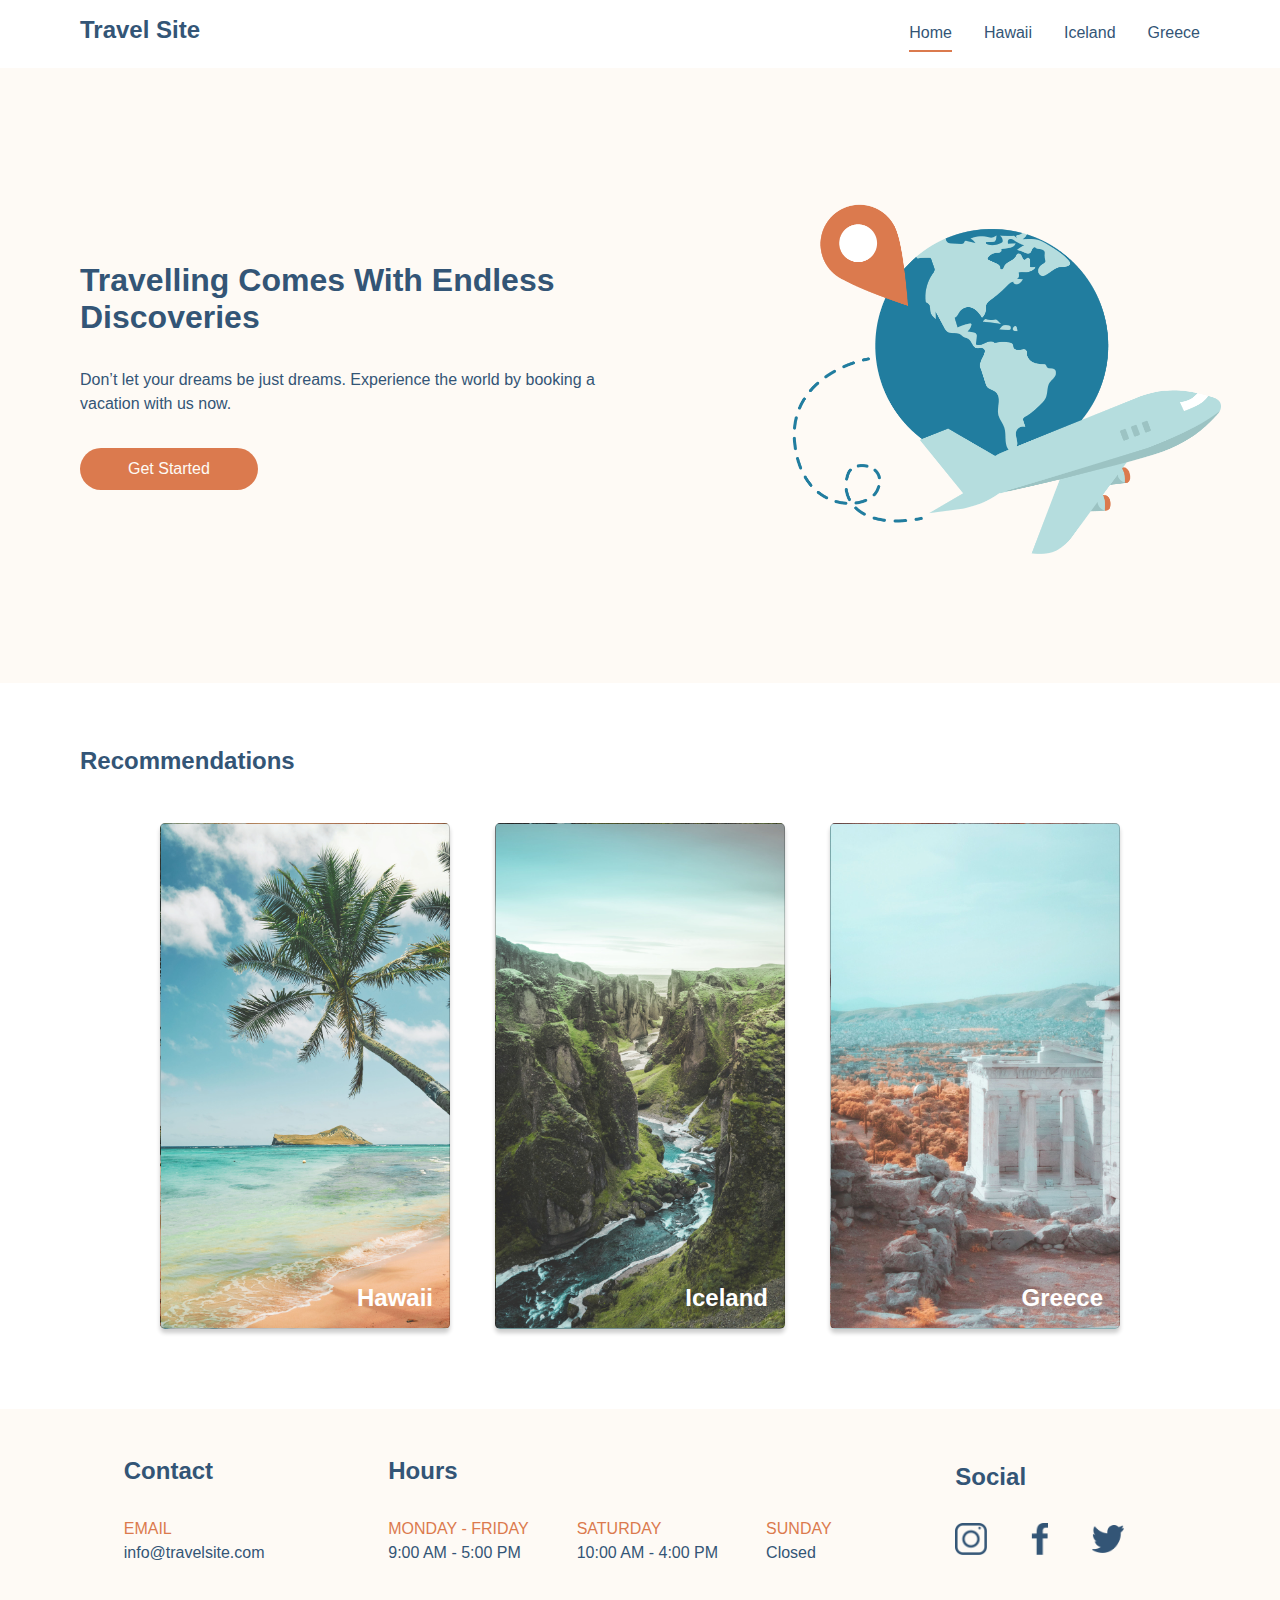
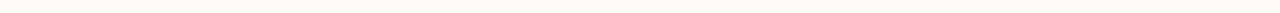
<file: index.html>
<!DOCTYPE html>
<html lang="en">
  <head>
    <meta charset="UTF-8" />
    <meta name="viewport" content="width=device-width, initial-scale=1.0" />
    <title>Document</title>
    <link rel="stylesheet" href="css/global.css" />
    <link rel="stylesheet" href="css/main.css" />
  </head>
  <body>
    <header>
      <nav class="container container__nav">
        <div class="element"><h2>Travel Site</h2></div>
        <div class="link">
          <a class="emphasis" href="index.html">Home</a>
          <a href="/pages/Hawaii.html">Hawaii</a>
          <a href="/pages/Iceland.html">Iceland</a>
          <a href="/pages/Greece.html">Greece</a>
        </div>
      </nav>
    </header>
    <section>
      <hero>
        <div class="container container__hero">
          <div class="hero-content">
            <h1>Travelling Comes With Endless Discoveries</h1>
            <p>
              Don’t let your dreams be just dreams. Experience the world by
              booking a vacation with us now.
            </p>
            <a href=""><button>Get Started</button></a>
          </div>
          <div class="hero-content">
            <img class="hero-img" src="assets/Images/hero.png" alt="" />
          </div>
        </div>
      </hero>
    </section>

    <section class="recommendation">
      <h2 class="container">Recommendations</h2>
      <div class="container container__card">
        <a href="/pages/Hawaii.html" class="card card--Hawaii">
          <h2 class="card__text">Hawaii</h2>
        </a>
        <a href="/pages/Iceland.html" class="card card--Iceland">
          <h2 class="card__text">Iceland</h2>
        </a>
        <a href="/pages/Greece.html" class="card card--Greece">
          <h2 class="card__text">Greece</h2>
        </a>
      </div>
    </section>

    <footer>
      <div class="container container__footer">
        <div class="column">
          <h2>Contact</h2>
          <p class="highlight-text">EMAIL</p>
          <p>info@travelsite.com</p>
        </div>

        <div class="column">
          <h2>Hours</h2>
          <div class="column__hours">
            <div>
              <p class="highlight-text">MONDAY - FRIDAY</p>
              <p>9:00 AM - 5:00 PM</p>
            </div>
            <div>
              <p class="highlight-text">SATURDAY</p>
              <p>10:00 AM - 4:00 PM</p>
            </div>
            <div>
              <p class="highlight-text">SUNDAY</p>
              <p>Closed</p>
            </div>
          </div>
        </div>

        <div class="column">
          <h2>Social</h2>
          <div class="social-icons">
            <img src="/assets/Images/icon-instagram.png" alt="icon-instagram" />
            <img src="/assets/Images/icon-facebook.png" alt="icon-facebook" />
            <img src="/assets/Images/icon-twitter.png" alt="icon-twitter" />
          </div>
        </div>
      </div>
    </footer>
  </body>
</html>
</file>
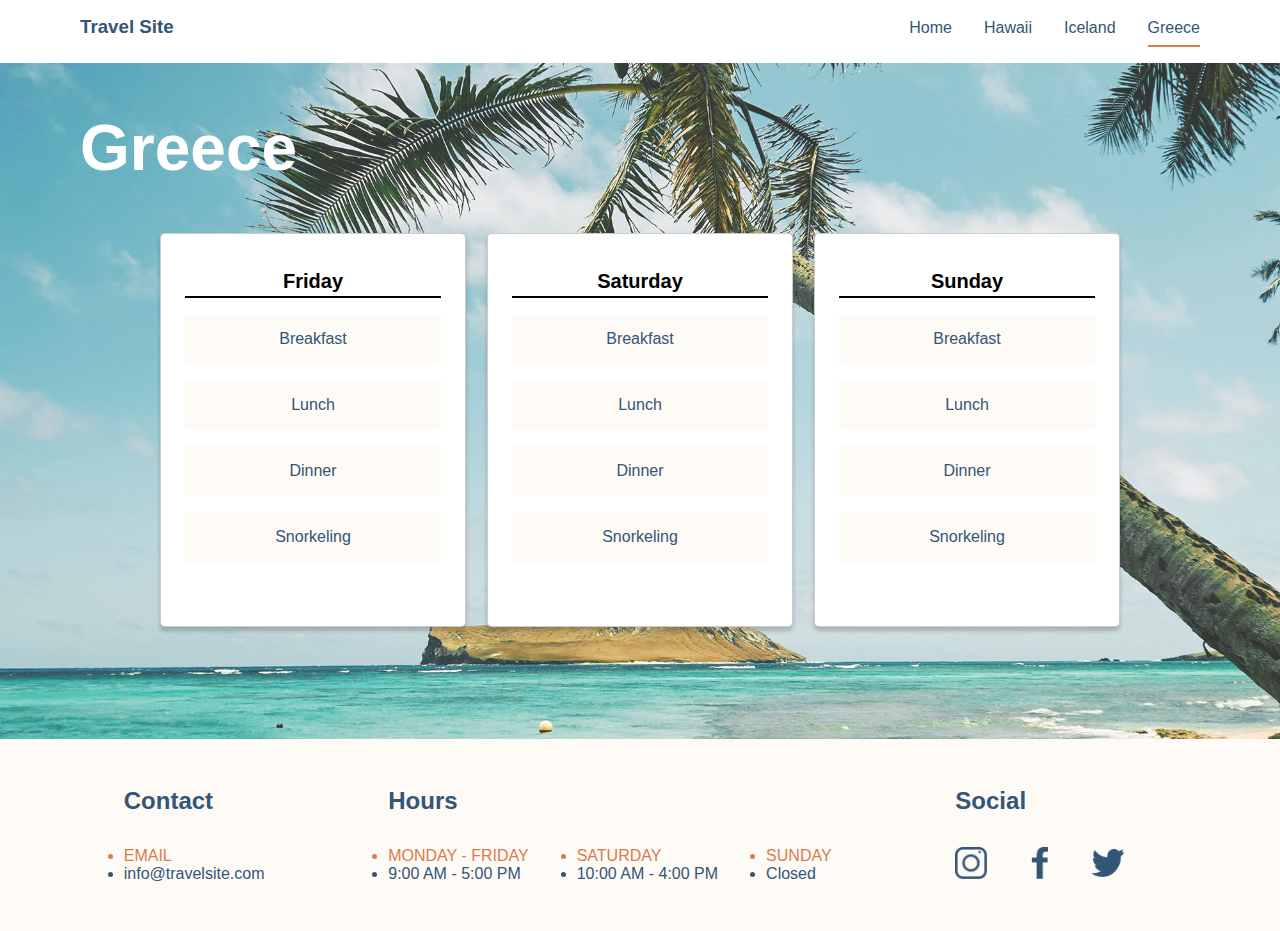
<file: pages/Greece.html>
<!DOCTYPE html>
<html lang="en">
  <head>
    <meta charset="UTF-8" />
    <meta name="viewport" content="width=device-width, initial-scale=1.0" />
    <title>Document</title>
    <link rel="stylesheet" href="../css/global.css" />
    <link rel="stylesheet" href="../css/destinations.css" />
  </head>
  <body>
    <header>
      <nav class="container container__nav">
        <div class="element"><h3>Travel Site</h3></div>
        <div class="link">
          <a href="../index.html">Home</a>
          <a href="Hawaii.html">Hawaii</a>
          <a href="Iceland.html">Iceland</a>
          <a class="emphasis" href="Greece.html">Greece</a>
        </div>
      </nav>
    </header>
    <section class="destination-itinerary destination-itinerary__greece">
      <h1 class="container">Greece</h1>
      <div class="container container__card itinerary">
        <div class="card card--itinerary">
          <p class="itinerary__title">Friday</p>
          <ul>
            <li class="itinerary__item">Breakfast</li>
            <li class="itinerary__item">Lunch</li>
            <li class="itinerary__item">Dinner</li>
            <li class="itinerary__item">Snorkeling</li>
          </ul>
        </div>
        <div class="card card--itinerary">
          <p class="itinerary__title">Saturday</p>
          <ul>
            <li class="itinerary__item">Breakfast</li>
            <li class="itinerary__item">Lunch</li>
            <li class="itinerary__item">Dinner</li>
            <li class="itinerary__item">Snorkeling</li>
          </ul>
        </div>
        <div class="card card--itinerary">
          <p class="itinerary__title">Sunday</p>
          <ul>
            <li class="itinerary__item">Breakfast</li>
            <li class="itinerary__item">Lunch</li>
            <li class="itinerary__item">Dinner</li>
            <li class="itinerary__item">Snorkeling</li>
          </ul>
        </div>
      </div>
    </section>
    <footer>
      <div class="container container__footer">
        <div class="column">
          <h2>Contact</h2>
          <li class="highlight-text">EMAIL</li>
          <li>info@travelsite.com</li>
        </div>

        <div class="column">
          <h2>Hours</h2>
          <div class="column__hours">
            <div>
              <li class="highlight-text">MONDAY - FRIDAY</li>
              <li>9:00 AM - 5:00 PM</li>
            </div>
            <div>
              <li class="highlight-text">SATURDAY</li>
              <li>10:00 AM - 4:00 PM</li>
            </div>
            <div>
              <li class="highlight-text">SUNDAY</li>
              <li>Closed</li>
            </div>
          </div>
        </div>

        <div class="column">
          <h2>Social</h2>
          <div class="social-icons">
            <img src="/assets/Images/icon-instagram.png" alt="icon-instagram" />
            <img src="/assets/Images/icon-facebook.png" alt="icon-facebook" />
            <img src="/assets/Images/icon-twitter.png" alt="icon-twitter" />
          </div>
        </div>
      </div>
    </footer>
  </body>
</html>
</file>
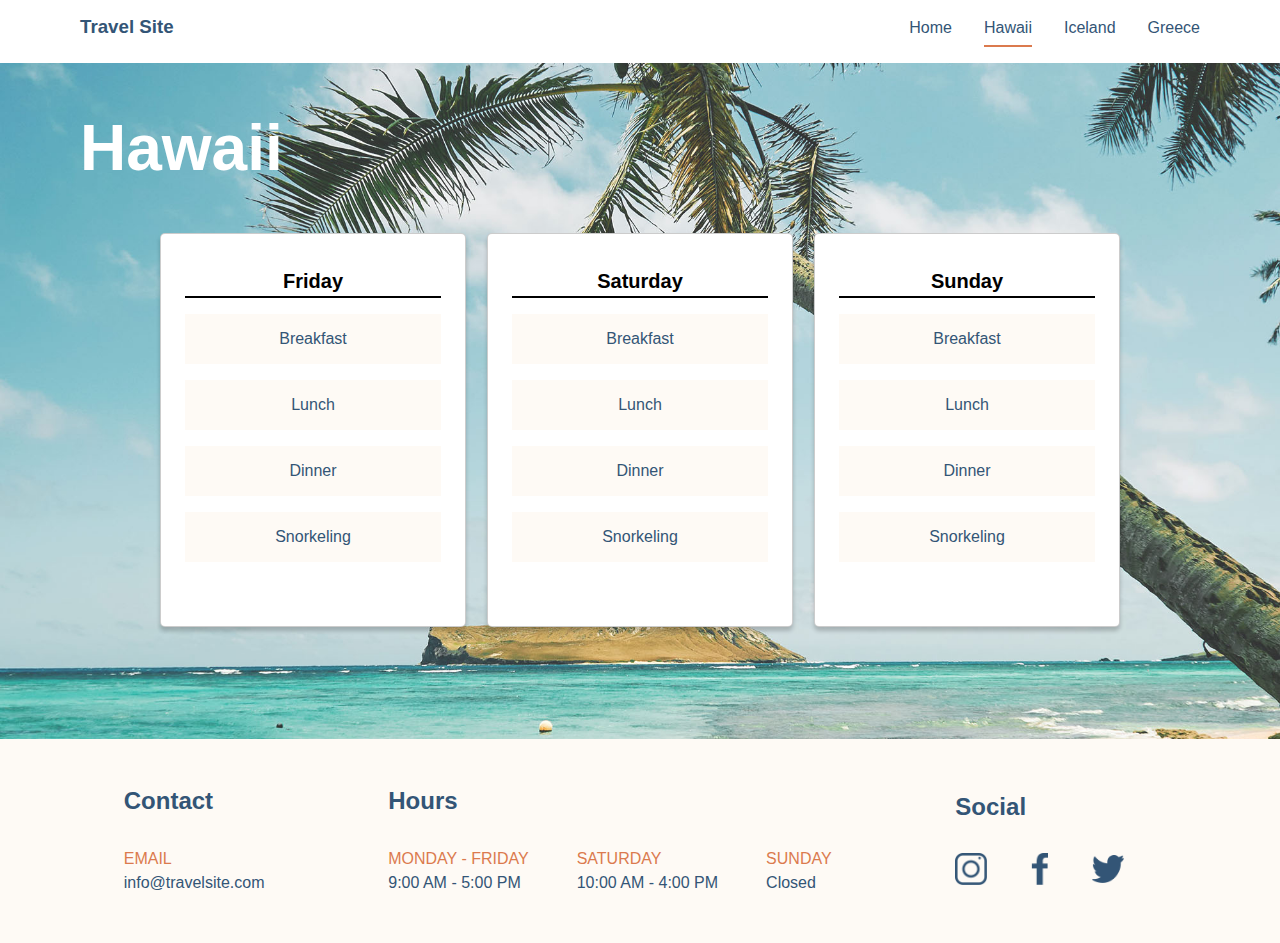
<file: pages/Hawaii.html>
<!DOCTYPE html>
<html lang="en">
  <head>
    <meta charset="UTF-8" />
    <meta name="viewport" content="width=device-width, initial-scale=1.0" />
    <title>Hawaii</title>
    <link rel="stylesheet" href="../css/global.css" />
    <link rel="stylesheet" href="../css/destinations.css" />
  </head>
  <body>
    <header>
      <nav class="container container__nav">
        <div class="element"><h3>Travel Site</h3></div>
        <div class="link">
          <a href="../index.html">Home</a>
          <a class="emphasis" href="Hawaii.html">Hawaii</a>
          <a href="Iceland.html">Iceland</a>
          <a href="Greece.html">Greece</a>
        </div>
      </nav>
    </header>

    <section class="destination-itinerary">
      <h1 class="container">Hawaii</h1>
      <div class="container container__card itinerary">
        <div class="card card--itinerary">
          <p class="itinerary__title">Friday</p>
          <ul>
            <li class="itinerary__item">Breakfast</li>
            <li class="itinerary__item">Lunch</li>
            <li class="itinerary__item">Dinner</li>
            <li class="itinerary__item">Snorkeling</li>
          </ul>
        </div>
        <div class="card card--itinerary">
          <p class="itinerary__title">Saturday</p>
          <ul>
            <li class="itinerary__item">Breakfast</li>
            <li class="itinerary__item">Lunch</li>
            <li class="itinerary__item">Dinner</li>
            <li class="itinerary__item">Snorkeling</li>
          </ul>
        </div>
        <div class="card card--itinerary">
          <p class="itinerary__title">Sunday</p>
          <ul>
            <li class="itinerary__item">Breakfast</li>
            <li class="itinerary__item">Lunch</li>
            <li class="itinerary__item">Dinner</li>
            <li class="itinerary__item">Snorkeling</li>
          </ul>
        </div>
      </div>
    </section>
    <footer>
      <div class="container container__footer">
        <div class="column">
          <h2>Contact</h2>
          <p class="highlight-text">EMAIL</p>
          <p>info@travelsite.com</p>
        </div>

        <div class="column">
          <h2>Hours</h2>
          <div class="column__hours">
            <div>
              <p class="highlight-text">MONDAY - FRIDAY</p>
              <p>9:00 AM - 5:00 PM</p>
            </div>
            <div>
              <p class="highlight-text">SATURDAY</p>
              <p>10:00 AM - 4:00 PM</p>
            </div>
            <div>
              <p class="highlight-text">SUNDAY</p>
              <p>Closed</p>
            </div>
          </div>
        </div>

        <div class="column">
          <h2>Social</h2>
          <div class="social-icons">
            <img src="/assets/Images/icon-instagram.png" alt="icon-instagram" />
            <img src="/assets/Images/icon-facebook.png" alt="icon-facebook" />
            <img src="/assets/Images/icon-twitter.png" alt="icon-twitter" />
          </div>
        </div>
      </div>
    </footer>
  </body>
</html>
</file>
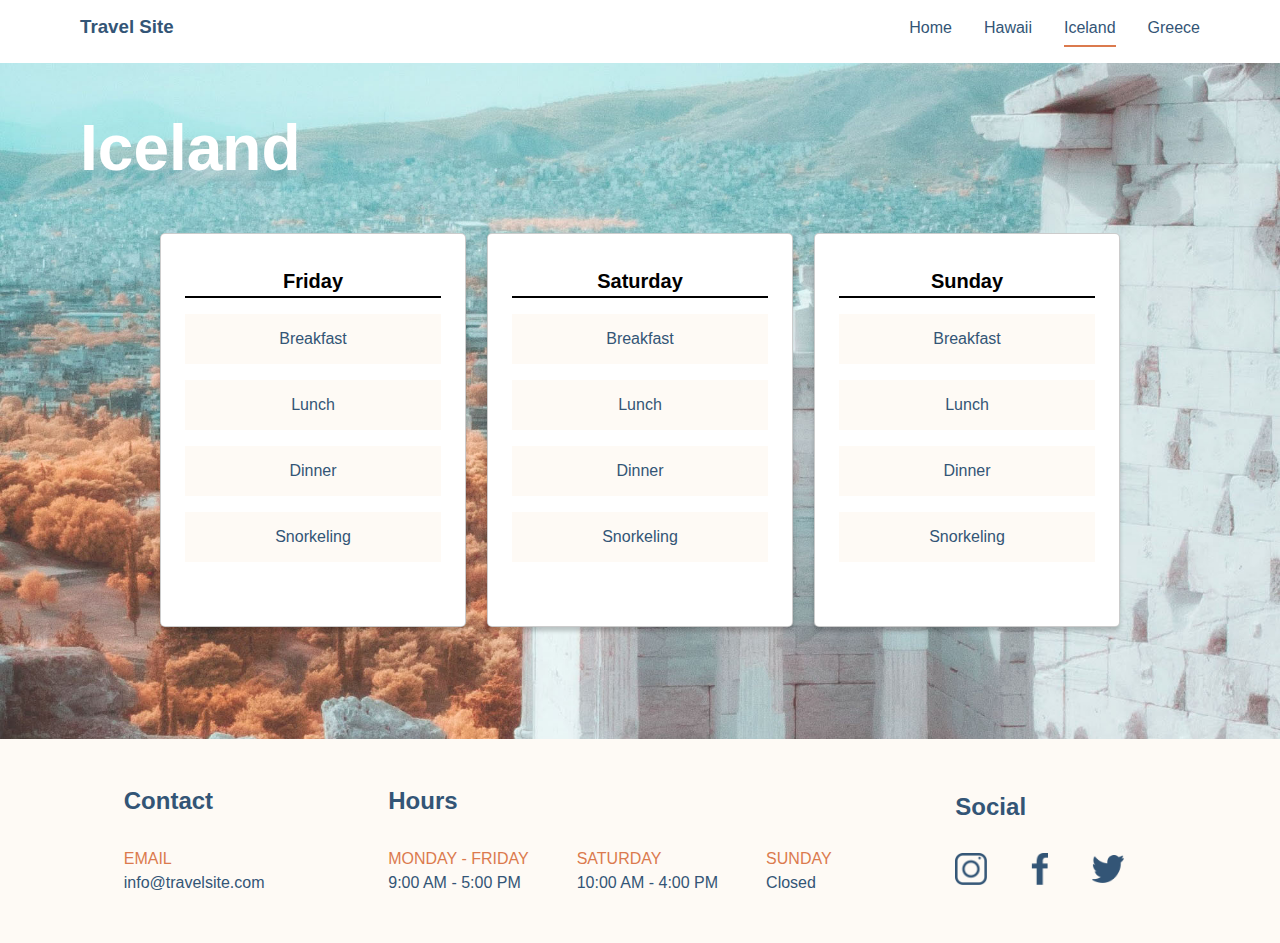
<file: pages/Iceland.html>
<!DOCTYPE html>
<html lang="en">
  <head>
    <meta charset="UTF-8" />
    <meta name="viewport" content="width=device-width, initial-scale=1.0" />
    <title>Iceland</title>
    <link rel="stylesheet" href="../css/global.css" />
    <link rel="stylesheet" href="../css/destinations.css" />
  </head>
  <body>
    <header>
      <nav class="container container__nav">
        <div class="element"><h3>Travel Site</h3></div>
        <div class="link">
          <a href="../index.html">Home</a>
          <a href="Hawaii.html">Hawaii</a>
          <a class="emphasis" href="Iceland.html">Iceland</a>
          <a href="Greece.html">Greece</a>
        </div>
      </nav>
    </header>
    <section class="destination-itinerary destination-itinerary--iceland">
      <h1 class="container">Iceland</h1>
      <div class="container container__card itinerary">
        <div class="card card--itinerary">
          <p class="itinerary__title">Friday</p>
          <ul>
            <li class="itinerary__item">Breakfast</li>
            <li class="itinerary__item">Lunch</li>
            <li class="itinerary__item">Dinner</li>
            <li class="itinerary__item">Snorkeling</li>
          </ul>
        </div>
        <div class="card card--itinerary">
          <p class="itinerary__title">Saturday</p>
          <ul>
            <li class="itinerary__item">Breakfast</li>
            <li class="itinerary__item">Lunch</li>
            <li class="itinerary__item">Dinner</li>
            <li class="itinerary__item">Snorkeling</li>
          </ul>
        </div>
        <div class="card card--itinerary">
          <p class="itinerary__title">Sunday</p>
          <ul>
            <li class="itinerary__item">Breakfast</li>
            <li class="itinerary__item">Lunch</li>
            <li class="itinerary__item">Dinner</li>
            <li class="itinerary__item">Snorkeling</li>
          </ul>
        </div>
      </div>
    </section>
    <footer>
      <div class="container container__footer">
        <div class="column">
          <h2>Contact</h2>
          <p class="highlight-text">EMAIL</p>
          <p>info@travelsite.com</p>
        </div>

        <div class="column">
          <h2>Hours</h2>
          <div class="column__hours">
            <div>
              <p class="highlight-text">MONDAY - FRIDAY</p>
              <p>9:00 AM - 5:00 PM</p>
            </div>
            <div>
              <p class="highlight-text">SATURDAY</p>
              <p>10:00 AM - 4:00 PM</p>
            </div>
            <div>
              <p class="highlight-text">SUNDAY</p>
              <p>Closed</p>
            </div>
          </div>
        </div>

        <div class="column">
          <h2>Social</h2>
          <div class="social-icons">
            <img src="/assets/Images/icon-instagram.png" alt="icon-instagram" />
            <img src="/assets/Images/icon-facebook.png" alt="icon-facebook" />
            <img src="/assets/Images/icon-twitter.png" alt="icon-twitter" />
          </div>
        </div>
      </div>
    </footer>
  </body>
</html>
</file>
<file: css/global.css>
* {
  font-family: Verdana, sans-serif;
  color: #335576;
  margin: 0rem;
  padding: 0rem;
}

h1 {
  font-size: 2rem;
  font-weight: 600;
}

h2 {
  font-size: 1.5rem;
}

p {
  font-size: 16px;
  line-height: 150%;
  font-weight: 100;
  font-style: normal;
}

body {
  width: 1280px;
}

.container {
  padding: 1rem 5rem;
  display: flex;
  justify-content: space-between;
  align-items: center;
}
.container__nav {
  position: sticky;
  align-items: baseline;
  background-color: #ffffff;
}
.container__hero {
  gap: 3rem;
}
.container__footer {
  justify-content: space-evenly;
  padding: 3rem 0rem;
}
.container__card {
  margin: 2rem 10rem;
  padding: 0;
}

.link {
  display: flex;
  justify-content: space-around;
}

.link a {
  margin-left: 2rem;
  text-decoration: none;
  padding-bottom: 0.5rem;
}

.emphasis {
  border-bottom: 2px solid #db7a4e;
}

section {
  background-color: #fefaf5;
  padding: 3rem 0rem;
}

.card {
  position: relative;
  width: 30%;
  height: 56vh;
  border-radius: 5px;
  border: 1px solid rgba(0, 0, 0, 0.2);
  box-shadow: 0px 4px 4px hsla(0, 0%, 0%, 0.2);
}
.card--Hawaii {
  background-image: url("../assets/Images/hawaii.jpg");
  background-size: cover;
}
.card--Iceland {
  background-image: url("../assets/Images/iceland.jpg");
  background-size: cover;
}
.card--Greece {
  background-image: url("../assets/Images/greece.jpg");
  background-size: cover;
}
.card__text {
  position: absolute;
  text-align: right;
  bottom: 1rem;
  right: 1rem;
  color: #ffffff;
}

footer h2 {
  margin-bottom: 2rem;
}

footer {
  background-color: #fefaf5;
}

.column__hours {
  display: flex;
  justify-content: space-between;
  gap: 3rem;
}

.social-icons img {
  width: 2rem;
  height: 2rem;
  -o-object-fit: contain;
     object-fit: contain;
  margin-right: 2rem;
}

.highlight-text {
  color: #db7a4e;
}/*# sourceMappingURL=global.css.map */
</file>
<file: css/main.css>
.hero-content {
  width: 50%;
  display: flex;
  flex-direction: column;
  margin: 4rem 0rem;
  gap: 2rem;
}

.hero-img {
  width: 80%;
  padding: 0rem 0rem 0rem 8rem;
}

button {
  font-size: 16px;
  background-color: #db7a4e;
  color: #fefaf5;
  border-radius: 3rem;
  padding: 12px 3rem;
  border-width: 0rem;
}

.recommendation {
  background-color: #ffffff;
}/*# sourceMappingURL=main.css.map */
</file>
<file: css/destinations.css>
.destination-itinerary {
  background-image: url("/assets/Images/hawaii.jpg");
  background-position: center;
  background-size: cover;
}
.destination-itinerary--greece {
  background-image: url("/assets/Images/greece.jpg");
}
.destination-itinerary--iceland {
  background-image: url("/assets/Images/greece.jpg");
}

h1 {
  color: white;
  font-size: 4rem;
  font-weight: bold;
}

.destination-itinerary {
  width: 100vw;
  max-width: 100%;
  padding: 2rem 0rem 5rem 0rem;
  display: flex;
  flex-direction: column;
}

.container__card--itinerary {
  padding: 1rem 6rem;
  align-items: stretch;
  text-align: center;
}

ul {
  list-style-type: none;
}

.itinerary__item {
  padding: 1rem 0rem;
  background-color: #fefaf5;
  margin: 1rem;
}

.itinerary__title {
  color: black;
  font-size: 1.25rem;
  font-weight: bold;
  border-bottom: 2px black solid;
  margin: 1rem;
}

.card--itinerary {
  background-color: white;
  height: -moz-fit-content;
  height: fit-content;
  text-align: center;
  padding: 1rem 0.5rem 3rem 0.5rem;
}/*# sourceMappingURL=destinations.css.map */
</file>
